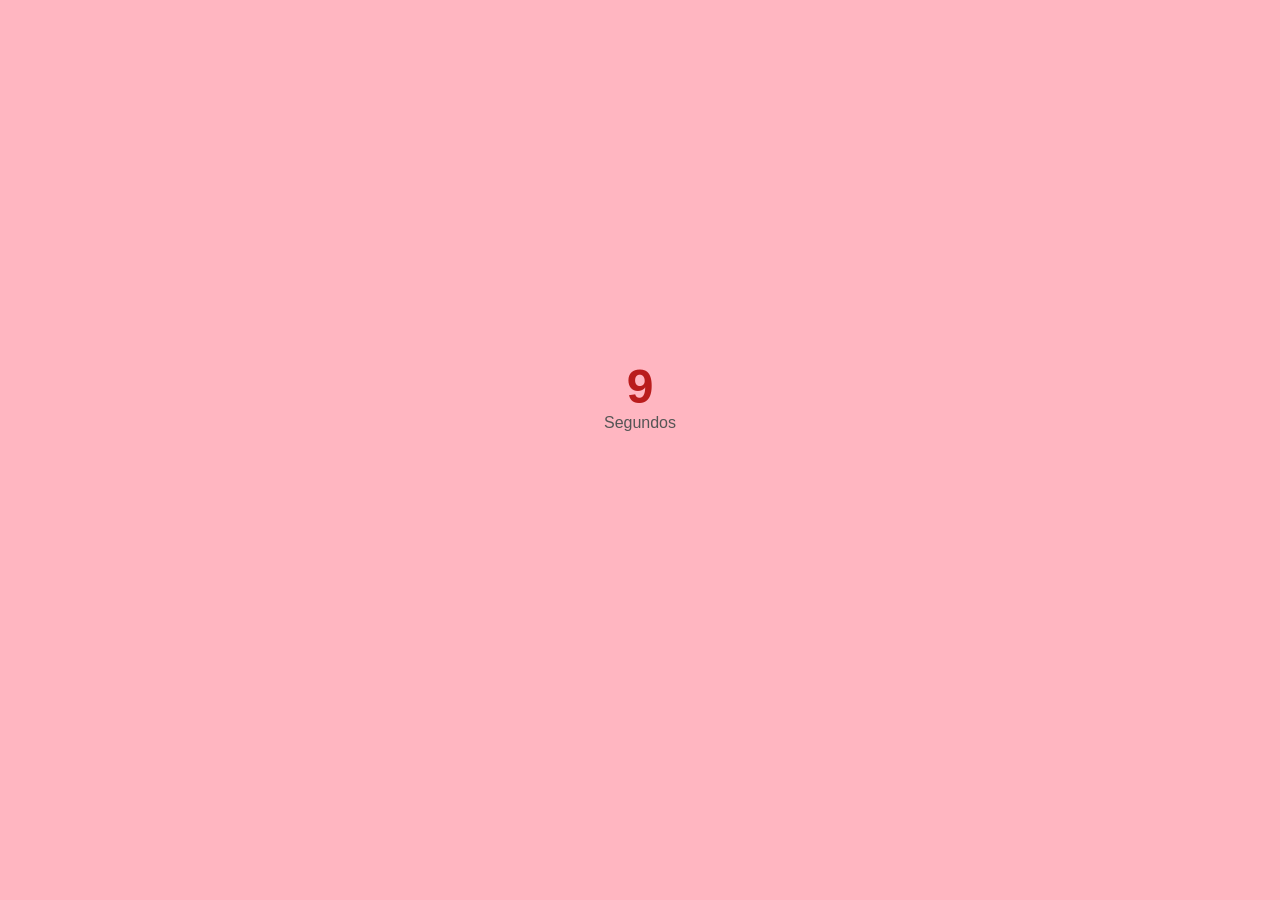
<file: index.html>
<!DOCTYPE html>
<html lang="pt-BR">
<head>
  <meta charset="UTF-8">
  <meta name="viewport" content="width=device-width, initial-scale=1.0">
  <title>Romantic Surprise</title>
  <link rel="stylesheet" href="style.css">
</head>
<body>
  <div class="container">

    <!-- Contagem regressiva -->
    <div class="counter text-center">
      <div id="seconds" class="time-number">0</div>
      <div class="time-label">Segundos</div>
    </div>

    <!-- Mensagem Final -->
    <footer class="footer hidden">
      <p class="main-msg">Nosso amor ❤️</p>
      <a href="senha.html" class="btn-link">❤️Clique</a>

    
    </footer>


  <script src="script.js"></script>
</body>
</html>
</file>
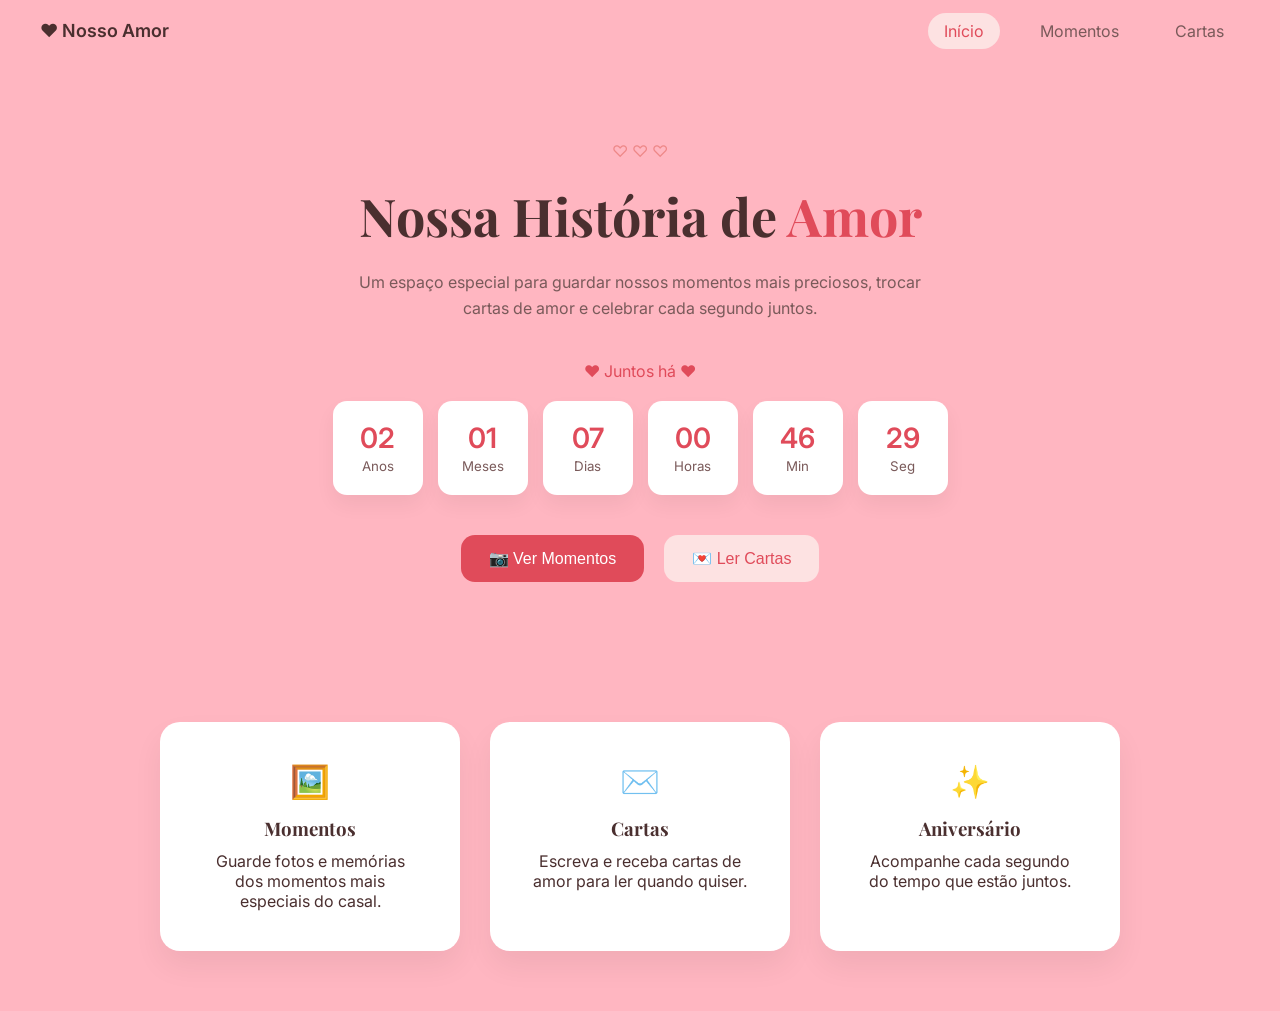
<file: interfaci.html>
<!DOCTYPE html>
<html lang="pt-BR">
<head>
  <meta charset="UTF-8" />
  <title>Nosso Amor</title>
  <link rel="stylesheet" href="declaração.css" />
  <link rel="preconnect" href="https://fonts.googleapis.com">
  <link rel="preconnect" href="https://fonts.gstatic.com" crossorigin>
  <link href="https://fonts.googleapis.com/css2?family=Playfair+Display:wght@500;700&family=Inter:wght@400;500&display=swap" rel="stylesheet">
</head>
<body>

<header class="header">
  <div class="logo">❤️ Nosso Amor</div>
  <nav>
    <a class="active" href="#">Início</a>
    <a href="#">Momentos</a>
    <a href="#">Cartas</a>
  </nav>
</header>

<main class="hero">
  <div class="hearts">♡ ♡ ♡</div>

  <h1>Nossa História de <span>Amor</span></h1>

  <p class="subtitle">
    Um espaço especial para guardar nossos momentos mais preciosos,
    trocar cartas de amor e celebrar cada segundo juntos.
  </p>

  <div class="together">
    ❤️ Juntos há ❤️
  </div>

  <div class="counter">
    <div class="box"><span id="years">00</span><small>Anos</small></div>
    <div class="box"><span id="months">00</span><small>Meses</small></div>
    <div class="box"><span id="days">00</span><small>Dias</small></div>
    <div class="box"><span id="hours">00</span><small>Horas</small></div>
    <div class="box"><span id="minutes">00</span><small>Min</small></div>
    <div class="box"><span id="seconds">00</span><small>Seg</small></div>
  </div>

  <div class="buttons">
    <a href="carrosel/parte2.html">
    <button class="primary">📷 Ver Momentos</button>
     </a>
     <a href="carta.html">
    <button class="secondary">💌 Ler Cartas</button>
    </a>
   
  </div>
</main>

<section class="cards">
  <div class="card">
    <div class="icon">🖼️</div>
    <h3>Momentos</h3>
    <p>Guarde fotos e memórias dos momentos mais especiais do casal.</p>
  </div>

  <div class="card">
    <div class="icon">✉️</div>
    <h3>Cartas</h3>
    <p>Escreva e receba cartas de amor para ler quando quiser.</p>
  </div>

  <div class="card">
    <div class="icon">✨</div>
    <h3>Aniversário</h3>
    <p>Acompanhe cada segundo do tempo que estão juntos.</p>
  </div>
</section>

<script src="script.js"></script>
</body>
</html>
</file>
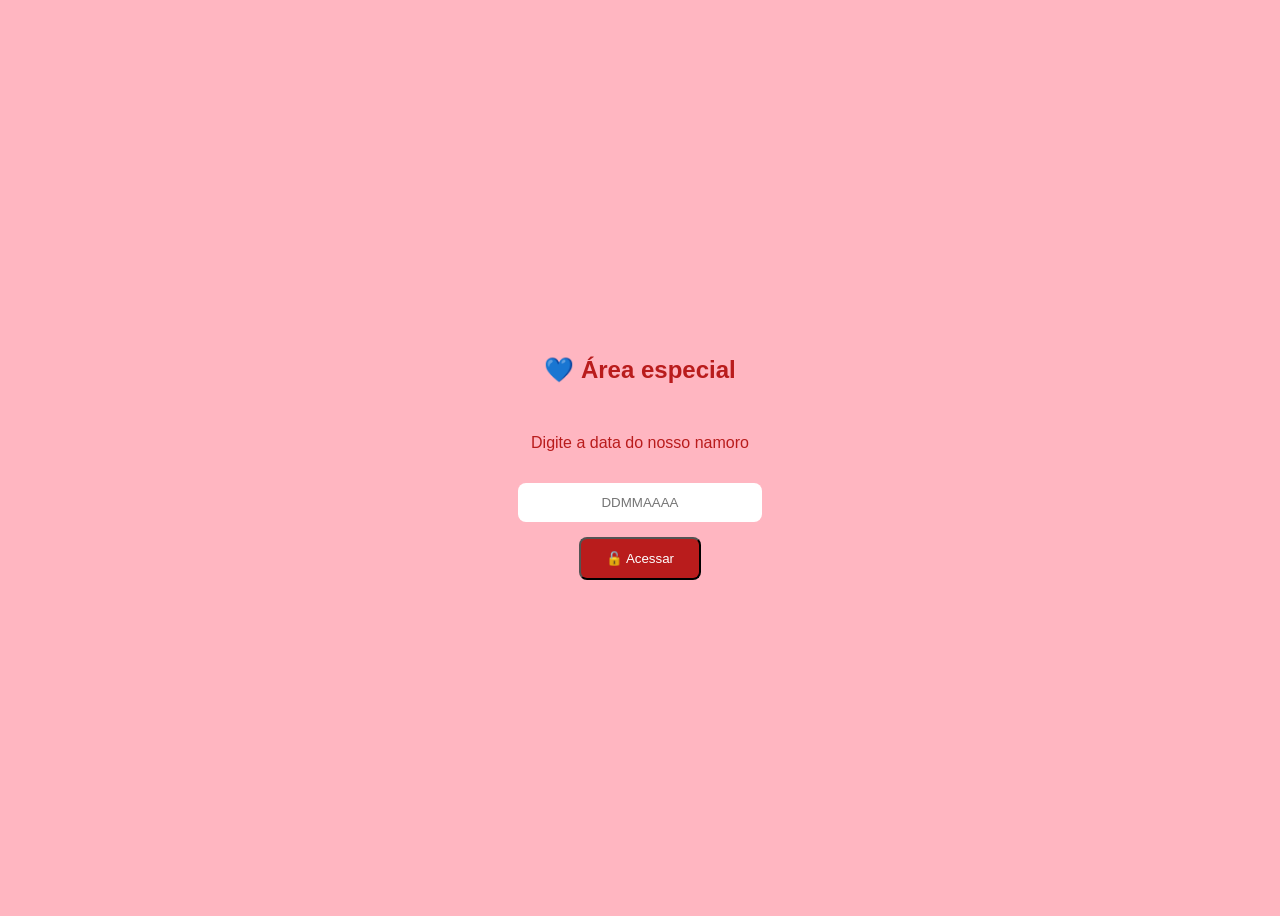
<file: senha.html>
<!DOCTYPE html>
<html lang="pt-BR">
<head>
  <meta charset="UTF-8">
  <title>Acesso</title>
  <link rel="stylesheet" href="senha.css">
</head>
<body>

<section class="lock-screen">
  <h1>💙 Área especial</h1>
  <p>Digite a data do nosso namoro</p>

  <input 
    type="password" 
    id="password" 
    placeholder="DDMMAAAA"
  >

  <button class="btn-enter" onclick="checkPassword()">
    🔓 Acessar
  </button>

  <span id="error">Nosso amor está perdido 💔</span>
</section>

<script src="senha.js"></script>
</body>
</html>
</file>
<file: style.css>
/* Estilo geral */
body {
  font-family: Arial, sans-serif;
background-color: #ffb6c1; /* Light Pink */
  color: #b91c1c;
  margin: 0;
  display: flex;
  justify-content: center;
  align-items: center;
  height: 100vh;
}

.container {
  text-align: center;
}

/* Contagem regressiva */
.time-number {
  font-size: 3rem;
  font-weight: bold;
}

.time-label {
  font-size: 1rem;
  color: #555;
}

/* Mensagem final */
.footer {
  margin-top: 2rem;
  opacity: 0;
  transition: opacity 1s ease-in-out;
}

.footer.show {
  opacity: 1;
}

.main-msg {
  font-size: 1.2rem;
  margin-bottom: 0.5rem;
}

.date-msg {
  font-size: 0.9rem;
  color: #7f1d1d;
}


        /* botão*/

         .btn-link {
      display: inline-block;
      background: rgb(199, 21, 133); /* rosa escuro */
      color: #fff;
      text-decoration: none;
      padding: 12px 24px;
      border-radius: 25px;
      font-family: "Poppins", sans-serif;
      font-size: 18px;
      transition: 0.3s;
    }

    .btn-link:hover {
      background: rgb(219, 112, 147); /* rosa queimado no hover */
      transform: translateY(-2px);
    }


    /*mobile*/

@media (max-width: 600px) {
  body {
    padding: 0;
  }

  section, .container, .card {
    width: 100%;
    padding: 15px;
  }

  h1 {
    font-size: 22px;
  }

  p {
    font-size: 15px;
    line-height: 1.5;
  }

  img {
    max-width: 100%;
    height: auto;
  }

  button, a {
    width: 100%;
    display: block;
    text-align: center;
  }
}
</file>
<file: declaração.css>
* {
  margin: 0;
  padding: 0;
  box-sizing: border-box;
}

body {
  font-family: 'Inter', sans-serif;
  background: #ffb6c1;
  color: #4a2f2f;
}

.header {
  display: flex;
  justify-content: space-between;
  align-items: center;
  padding: 20px 40px;
}

.logo {
  font-weight: 600;
  font-size: 18px;
}

nav a {
  margin-left: 20px;
  text-decoration: none;
  color: #7a5a5a;
  padding: 8px 16px;
  border-radius: 20px;
}

nav a.active {
  background: #fde2e2;
  color: #e04b5a;
}

.hero {
  text-align: center;
  padding: 80px 20px;
}

.hearts {
  color: #e88;
  margin-bottom: 20px;
}

h1 {
  font-family: 'Playfair Display', serif;
  font-size: 52px;
}

h1 span {
  color: #e04b5a;
}

.subtitle {
  max-width: 600px;
  margin: 20px auto 40px;
  color: #7a5a5a;
  line-height: 1.6;
}

.together {
  margin-bottom: 20px;
  color: #e04b5a;
}

.counter {
  display: flex;
  justify-content: center;
  gap: 15px;
  margin-bottom: 40px;
  flex-wrap: wrap;
}

.box {
  background: #fff;
  padding: 20px;
  border-radius: 14px;
  width: 90px;
  box-shadow: 0 10px 20px rgba(0,0,0,0.05);
}

.box span {
  display: block;
  font-size: 28px;
  color: #e04b5a;
  font-weight: 600;
}

.box small {
  color: #7a5a5a;
}

.buttons {
  display: flex;
  justify-content: center;
  gap: 20px;
}

button {
  border: none;
  padding: 14px 28px;
  border-radius: 14px;
  font-size: 16px;
  cursor: pointer;
}

.primary {
  background: #e04b5a;
  color: #fff;
}

.secondary {
  background: #fde2e2;
  color: #e04b5a;
}

.cards {
  display: flex;
  gap: 30px;
  padding: 60px 40px;
  justify-content: center;
  flex-wrap: wrap;
}

.card {
  background: #fff;
  padding: 40px;
  width: 300px;
  border-radius: 20px;
  text-align: center;
  box-shadow: 0 15px 30px rgba(0,0,0,0.06);
}

.icon {
  font-size: 32px;
  margin-bottom: 15px;
}

.card h3 {
  font-family: 'Playfair Display', serif;
  margin-bottom: 10px;
}
</file>
<file: senha.css>
body {
  background: #ffb6c1;
  color: #b91c1c;
  font-family: Arial, sans-serif;
}

/* TELA DE BLOQUEIO */
.lock-screen {
  height: 100vh;
  display: flex;
  flex-direction: column;
  justify-content: center;
  align-items: center;
  gap: 15px;
}

.lock-screen input {
  padding: 12px;
  width: 220px;
  border-radius: 8px;
  border: none;
  text-align: center;
}

.btn-enter {
  display: inline-block;
  padding: 12px 25px;
  border-radius: 8px;
  background: #b91c1c;
  color: #ffffff;
  text-decoration: none;
  cursor: pointer;
  transition: background 0.3s ease;
}

.btn-enter:hover {
  background: #b9311c;
}



#error {
  color: #ef4444;
  display: none;
}

/* CONTEÚDO */
.hidden {
  display: none;
}

.about {
  padding: 100px 8%;
}
</file>
